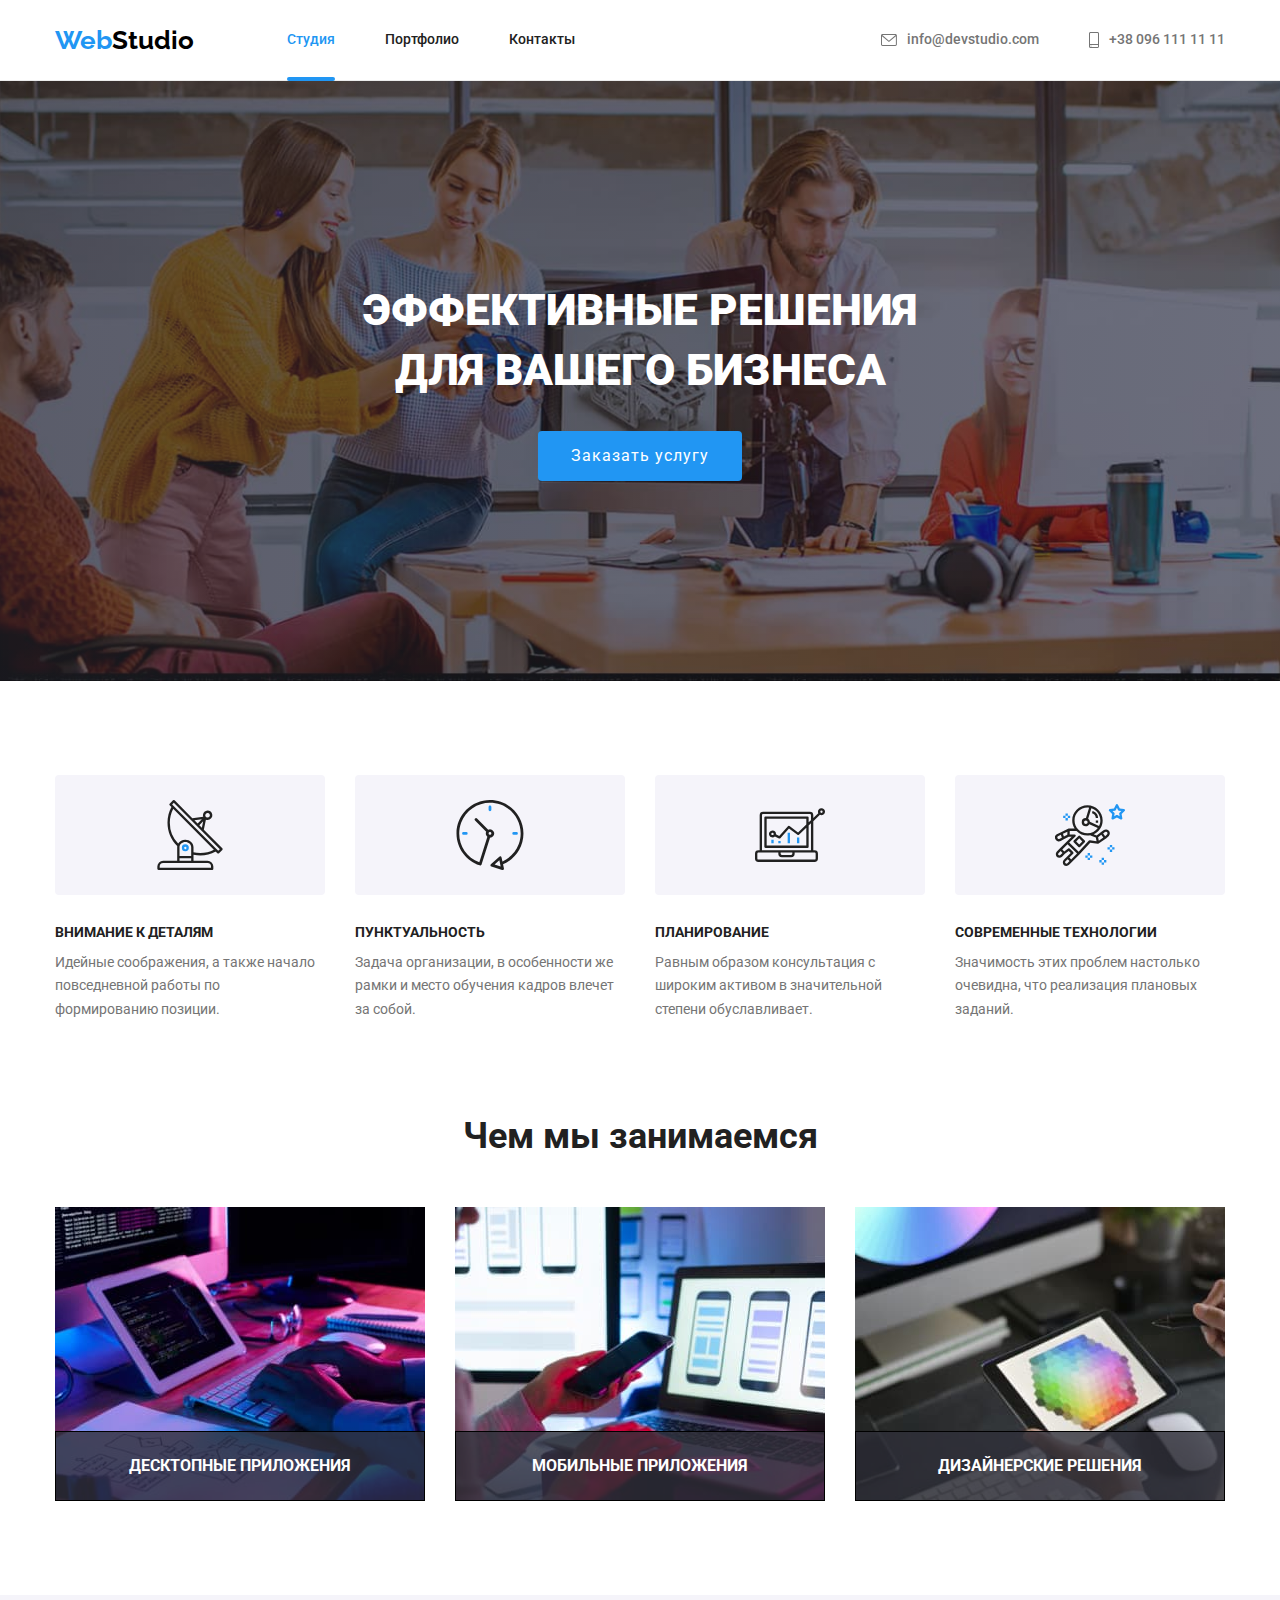
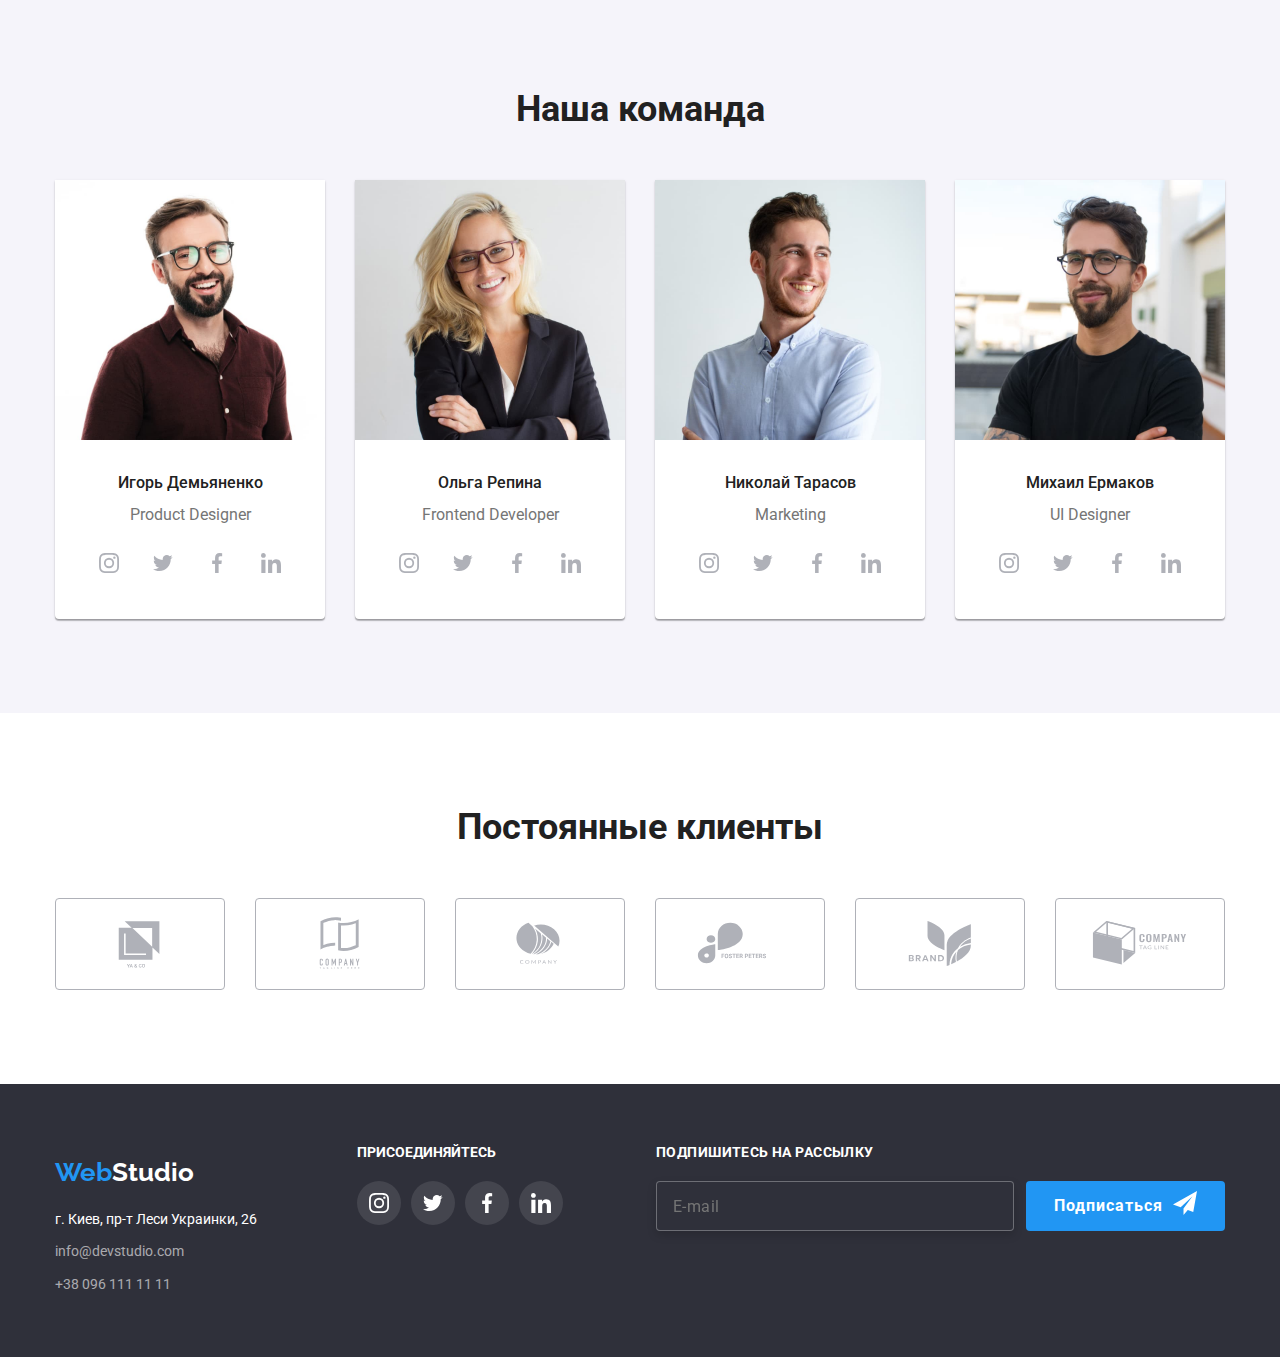
<file: index.html>
<!DOCTYPE html>
<html lang="ru">

<head>
    <meta charset="UTF-8">
    <meta http-equiv="X-UA-Compatible" content="IE=edge">
    <meta name="viewport" content="width=device-width, initial-scale=1.0">
    <title>Studio</title>
    <link
        href="https://fonts.googleapis.com/css2?family=Raleway:wght@700&family=Roboto:wght@400;500;700;900&display=swap"
        rel="stylesheet">
    <link rel="stylesheet"
        href="https://cdnjs.cloudflare.com/ajax/libs/modern-normalize/1.1.0/modern-normalize.min.css">

    <link rel="stylesheet" href="./css/styles.css">
    <!-- for error favicon.ico-->
    <link rel="icon" href="your_address_icon" type="image/x-icon">
</head>

<body>

    <!-- Шапка -->

    <header class="features">
        <div class="container main-nav">
            <nav class="nav">
                <a class="logo" href="./index.html" target="_blank">Web<span class="logoaccent">Studio</span></a>
                <ul class="active">
                    <li class="list item"><a class="nav-list btn current" href="./index.html">Студия</a></li>
                    <li class="list item"><a class="nav-list btn" href="./portfolio.html">Портфолио</a></li>
                    <li class="list item"><a class="nav-list btn" href="">Контакты</a></li>
                </ul>
            </nav>

            <ul class="nav-contact">
                <li class="list item"><a class="nav-list contact" href="mailto:info@devstudio.com">
                        <svg class="contact-email">
                            <use href="./images/sprite.svg#icon-envelope"></use>
                        </svg>info@devstudio.com</a>
                </li>
                <li class="list item">
                    <a class="nav-list contact" href="tel:+380961111111">
                        <svg class="contact-tel">
                            <use href="./images/sprite.svg#icon-smartphone"></use>
                        </svg>
                        +38 096 111 11
                        11</a>
                </li>
            </ul>
        </div>
    </header>
    <main>
        <!-- Герой -->
        <section class="section hero">
            <div class="container ">
                <h1 class="title">Эффективные решения для вашего бизнеса</h1>
                <button type="button" class="offer" data-modal-open>Заказать услугу</button>
            </div>
        </section>
        <!-- Принципы работы -->
        <section class="section">
            <div class="container">
                <h2 class="hidden">Принципы работы</h2>
                <ul class="benefits-list">
                    <li class="list">
                        <div class="benefits-list-icon">
                            <svg class="icon-list">
                                <use href="./images/sprite.svg#icon-antenna"></use>
                            </svg>
                        </div>
                        <h3 class="heading">Внимание к деталям</h3>
                        <p class="text">Идейные соображения, а также начало повседневной работы по формированию позиции.
                        </p>
                    </li>
                    <li class="list">
                        <div class="benefits-list-icon">
                            <svg class="icon-list">
                                <use href="./images/sprite.svg#icon-clock"></use>
                            </svg>
                        </div>
                        <h3 class="heading">Пунктуальность</h3>
                        <p class="text">Задача организации, в особенности же рамки и место обучения кадров
                            влечет за
                            собой.
                        </p>

                    </li>
                    <li class="list">
                        <div class="benefits-list-icon">
                            <svg class="icon-list">
                                <use href="./images/sprite.svg#icon-diagram"></use>
                            </svg>
                        </div>
                        <h3 class="heading">Планирование</h3>
                        <p class="text">Равным образом консультация с широким активом в значительной степени
                            обуславливает.
                        </p>
                    </li>
                    <li class="list">
                        <div class="benefits-list-icon">
                            <svg class="icon-list">
                                <use href="./images/sprite.svg#icon-astronaut"></use>
                            </svg>
                        </div>
                        <h3 class="heading">Современные технологии</h3>
                        <p class="text">Значимость этих проблем настолько очевидна, что реализация плановых заданий.
                        </p>
                    </li>
                </ul>
            </div>
        </section>

        <!-- Чем мы занимаемся -->
        <section class="section contain">
            <div class="container">
                <h2 class="caption">Чем мы занимаемся</h2>
                <ul class="work-list">
                    <li class="list">
                        <div class="work-list-thumb">
                            <img src="./images/img1.jpg" alt="working on tablet" width="370">
                            <div class="work-list-wrap">
                                <p class="work-list-text">Десктопные приложения</p>
                            </div>
                        </div>
                    </li>
                    <li class="list">
                        <div class="work-list-thumb">
                            <img src="./images/img2.jpg" alt="laptop and phone" width="370">
                            <div class="work-list-wrap">
                                <p class="work-list-text">Мобильные приложения</p>
                            </div>
                        </div>
                    </li>
                    <li class="list">
                        <div class="work-list-thumb">
                            <img src="./images/img3.jpg" alt="color palette" width="370">
                            <div class="work-list-wrap">
                                <p class="work-list-text">Дизайнерские решения</p>
                            </div>
                        </div>
                    </li>
                </ul>
            </div>
        </section>

        <!-- Наша команда -->
        <section class="team section">
            <div class="container">
                <h2 class="caption">Наша команда</h2>
                <ul class="team-card">
                    <li class="list card">
                        <img src="images/img4.jpg" alt="photo1" width="270">
                        <div class="card-content">
                            <h3 class="subtitle">Игорь Демьяненко</h3>
                            <p class="subtitle desc">Product Designer</p>
                            <ul class="team-list">
                                <li class="team-item-list">
                                    <a href="" class="team-social">
                                        <svg class="social-links">
                                            <use href="./images/sprite.svg#icon-instagram"></use>
                                        </svg>

                                    </a>
                                </li>
                                <li class="team-item-list">
                                    <a href="" class="team-social">

                                        <svg class="social-links">
                                            <use href="./images/sprite.svg#icon-twitter"></use>
                                        </svg>

                                    </a>
                                </li>
                                <li class="team-item-list">
                                    <a href="" class="team-social">

                                        <svg class="social-links">
                                            <use href="./images/sprite.svg#icon-facebook"></use>
                                        </svg>

                                    </a>
                                </li>
                                <li class="team-item-list">
                                    <a href="" class="team-social">

                                        <svg class="social-links">
                                            <use href="./images/sprite.svg#icon-linkedin"></use>
                                        </svg>

                                    </a>
                                </li>
                            </ul>
                        </div>
                    </li>
                    <li class="list card">
                        <img src="images/img5.jpg" alt="photo2" width="270">
                        <div class="card-content">
                            <h3 class="subtitle">Ольга Репина</h3>
                            <p class="subtitle desc">Frontend Developer</p>
                            <ul class="team-list">
                                <li class="team-item-list">
                                    <a href="" class="team-social">

                                        <svg class="social-links">
                                            <use href="./images/sprite.svg#icon-instagram"></use>
                                        </svg>

                                    </a>
                                </li>
                                <li class="team-item-list">
                                    <a href="" class="team-social">

                                        <svg class="social-links">
                                            <use href="./images/sprite.svg#icon-twitter"></use>
                                        </svg>

                                    </a>
                                </li>
                                <li class="team-item-list">
                                    <a href="" class="team-social">
                                        <svg class="social-links">
                                            <use href="./images/sprite.svg#icon-facebook"></use>
                                        </svg>
                                    </a>
                                </li>
                                <li class="team-item-list">
                                    <a href="" class="team-social">

                                        <svg class="social-links">
                                            <use href="./images/sprite.svg#icon-linkedin"></use>
                                        </svg>

                                    </a>
                                </li>
                            </ul>
                        </div>
                    </li>
                    <li class="list card">
                        <img src="images/img6.jpg" alt="photo3" width="270">
                        <div class="card-content">
                            <h3 class="subtitle">Николай Тарасов</h3>
                            <p class="subtitle desc">Marketing</p>
                            <ul class="team-list">
                                <li class="team-item-list">
                                    <a href="" class="team-social">

                                        <svg class="social-links">
                                            <use href="./images/sprite.svg#icon-instagram"></use>
                                        </svg>

                                    </a>
                                </li>
                                <li class="team-item-list">
                                    <a href="" class="team-social">

                                        <svg class="social-links">
                                            <use href="./images/sprite.svg#icon-twitter"></use>
                                        </svg>

                                    </a>
                                </li>
                                <li class="team-item-list">
                                    <a href="" class="team-social">

                                        <svg class="social-links">
                                            <use href="./images/sprite.svg#icon-facebook"></use>
                                        </svg>

                                    </a>
                                </li>
                                <li class="team-item-list">
                                    <a href="" class="team-social">

                                        <svg class="social-links">
                                            <use href="./images/sprite.svg#icon-linkedin"></use>
                                        </svg>

                                    </a>
                                </li>
                            </ul>
                        </div>
                    </li>
                    <li class="list card">
                        <img src="images/img7.jpg" alt="photo4" width="270">
                        <div class="card-content">
                            <h3 class="subtitle">Михаил Ермаков</h3>
                            <p class="subtitle desc">UI Designer</p>
                            <ul class="team-list">
                                <li class="team-item-list">
                                    <a href="" class="team-social">

                                        <svg class="social-links">
                                            <use href="./images/sprite.svg#icon-instagram"></use>
                                        </svg>

                                    </a>
                                </li>
                                <li class="team-item-list">
                                    <a href="" class="team-social">

                                        <svg class="social-links">
                                            <use href="./images/sprite.svg#icon-twitter"></use>
                                        </svg>

                                    </a>
                                </li>
                                <li class="team-item-list">
                                    <a href="" class="team-social">
                                        <svg class="social-links">
                                            <use href="./images/sprite.svg#icon-facebook"></use>
                                        </svg>
                                    </a>
                                </li>
                                <li class="team-item-list">
                                    <a href="" class="team-social">

                                        <svg class="social-links">
                                            <use href="./images/sprite.svg#icon-linkedin"></use>
                                        </svg>
                                    </a>
                                </li>
                            </ul>
                        </div>
                    </li>
                </ul>
            </div>
        </section>
        <section class="section">
            <div class="container">
                <h2 class="client-title">Постоянные клиенты</h2>
                <ul class="client-items">
                    <li class="client-list">
                        <a href="" class="client-hover">
                            <svg class="client-icon">
                                <use href="./images/sprite.svg#icon-Logo"></use>
                            </svg>
                        </a>
                    </li>
                    <li class="client-list">
                        <a href="" class="client-hover">
                            <svg class="client-icon">
                                <use href="./images/sprite.svg#icon-Logo1"></use>
                            </svg>
                        </a>
                    </li>
                    <li class="client-list">
                        <a href="" class="client-hover">
                            <svg class="client-icon">
                                <use href="./images/sprite.svg#icon-Logo2"></use>
                            </svg>
                        </a>

                    </li>
                    <li class="client-list">
                        <a href="" class="client-hover">
                            <svg class="client-icon">
                                <use href="./images/sprite.svg#icon-Logo3"></use>
                            </svg>
                        </a>
                    </li>
                    <li class="client-list">
                        <a href="" class="client-hover">
                            <svg class="client-icon">
                                <use href="./images/sprite.svg#icon-Logo4"></use>
                            </svg>
                        </a>
                    </li>
                    <li class="client-list">
                        <a href="" class="client-hover">
                            <svg class="client-icon">
                                <use href="./images/sprite.svg#icon-Logo5"></use>
                            </svg>
                        </a>
                    </li>
                </ul>
            </div>
        </section>

    </main>

    <!-- Футер -->
    <footer class="wrap">
        <div class="container footer-wrap">
            <div>
                <h2 class="hidden">адрес</h2>
                <a class="logo footer-logo" href="" target="_blank">Web<span class="logoaccent">Studio</span></a>
                <address class="part">
                    г. Киев, пр-т Леси Украинки, 26
                    <ul class="footer-item">
                        <li class="list"><a class="part" href="mailto:info@devstudio.com">info@devstudio.com</a></li>
                        <li class="list footer-item"><a class="part" href="tel:+380961111111">+38 096 111 11 11</a></li>
                    </ul>
                </address>
            </div>
            <div class="invitation">
                <h2 class="invitation-title">присоединяйтесь</h2>
                <ul class="team-list icon-footer">
                    <li class="team-item-list">
                        <a href="" class="team-social link-footer">
                            <svg class="social-links">
                                <use href="./images/sprite.svg#icon-instagram"></use>
                            </svg>
                        </a>
                    </li>
                    <li class="team-item-list">
                        <a href="" class="team-social link-footer">
                            <svg class="social-links">
                                <use href="./images/sprite.svg#icon-twitter"></use>
                            </svg>
                        </a>
                    </li>
                    <li class="team-item-list">
                        <a href="" class="team-social link-footer">
                            <svg class="social-links">
                                <use href="./images/sprite.svg#icon-facebook"></use>
                            </svg>
                        </a>
                    </li>
                    <li class="team-item-list">
                        <a href="" class="team-social link-footer">
                            <svg class="social-links">
                                <use href="./images/sprite.svg#icon-linkedin"></use>
                            </svg>
                        </a>
                    </li>
                </ul>
            </div>

            <form class="footer-form" name="form">
                <div class="subscribe">
                    <label class="footer-btn" for="email">Подпишитесь на рассылку
                    </label>
                    <input class="footer-email" type="email" placeholder="E-mail" id="email" name="email"
                        autocomplete="off">
                </div>
                <button class="footer-signup" type="submit">Подписаться
                    <svg class="btn-sign-up" width='24' height='24'>
                        <use href="./images/sprite.svg#icon-icon-send"></use>
                    </svg>
                </button>
            </form>
        </div>
    </footer>
    <div class="backdrop is-hidden" data-modal>
        <div class="modal">
            <button class="modal-close" data-modal-close>
                <svg class="close-icon" width="18" height="18">
                    <use href="./images/sprite.svg#icon-close-modal"></use>
                </svg>
            </button>
            <p class="form-text">Оставьте свои данные, мы вам перезвоним</p>
            <form class="form-modal" name="modal-form">
                <div class="form-field">
                    <label class="form-label" for="name">Имя</label>
                    <input class="form-input" type="text" name="name" placeholder="" id="name" required>
                    <svg class="modal-form-icon" width="18" height="18">
                        <use href="./images/sprite.svg#icon-person"></use>
                    </svg>
                </div>
                <div class="form-field">
                    <label class="form-label" for="phone">Телефон</label>
                    <input class="form-input" type="tel" name="tel" placeholder="" id="phone" required>
                    <svg class="modal-form-icon" width="18" height="18">
                        <use href="./images/sprite.svg#icon-phone-black"></use>
                    </svg>
                </div>
                <div class="form-field">
                    <label class="form-label" for="mail">Почта</label>
                    <input class="form-input" type="email" name="email" placeholder="" id="mail" required>
                    <svg class="modal-form-icon" width="18" height="18">
                        <use href="./images/sprite.svg#icon-email-black"></use>
                    </svg>
                </div>
                <div class="form-field">
                    <label class="form-label" for="comment">Комментарий</label>
                    <textarea class="modal-textarea" name="form-textarea" id="comment"
                        placeholder="Введите текст"></textarea>
                </div>

                <div class="form-field checkbox-modal">
                    <input class="checkbox-input" type="checkbox" name="modal-checkbox" id="check">
                    <svg class="checkbox-icon" width="16" height="15">
                        <use href="./images/sprite.svg#icon-check"></use>
                    </svg>
                    <svg class="checkbox-icon-checked is-hidden-icon" width="16" height="15">
                        <use href="./images/sprite.svg#icon-checked"></use>
                    </svg>
                    <label class="checkbox-label" for="check">

                        Соглашаюсь с рассылкой и
                        принимаю
                        <a class="form-link" href="">Условия договора</a>
                    </label>
                    <button class="form-button" type="submit">Отправить</button>
                </div>
            </form>
        </div>
    </div>
    <script src="./js/modal.js"></script>
</body>


</html>
</file>
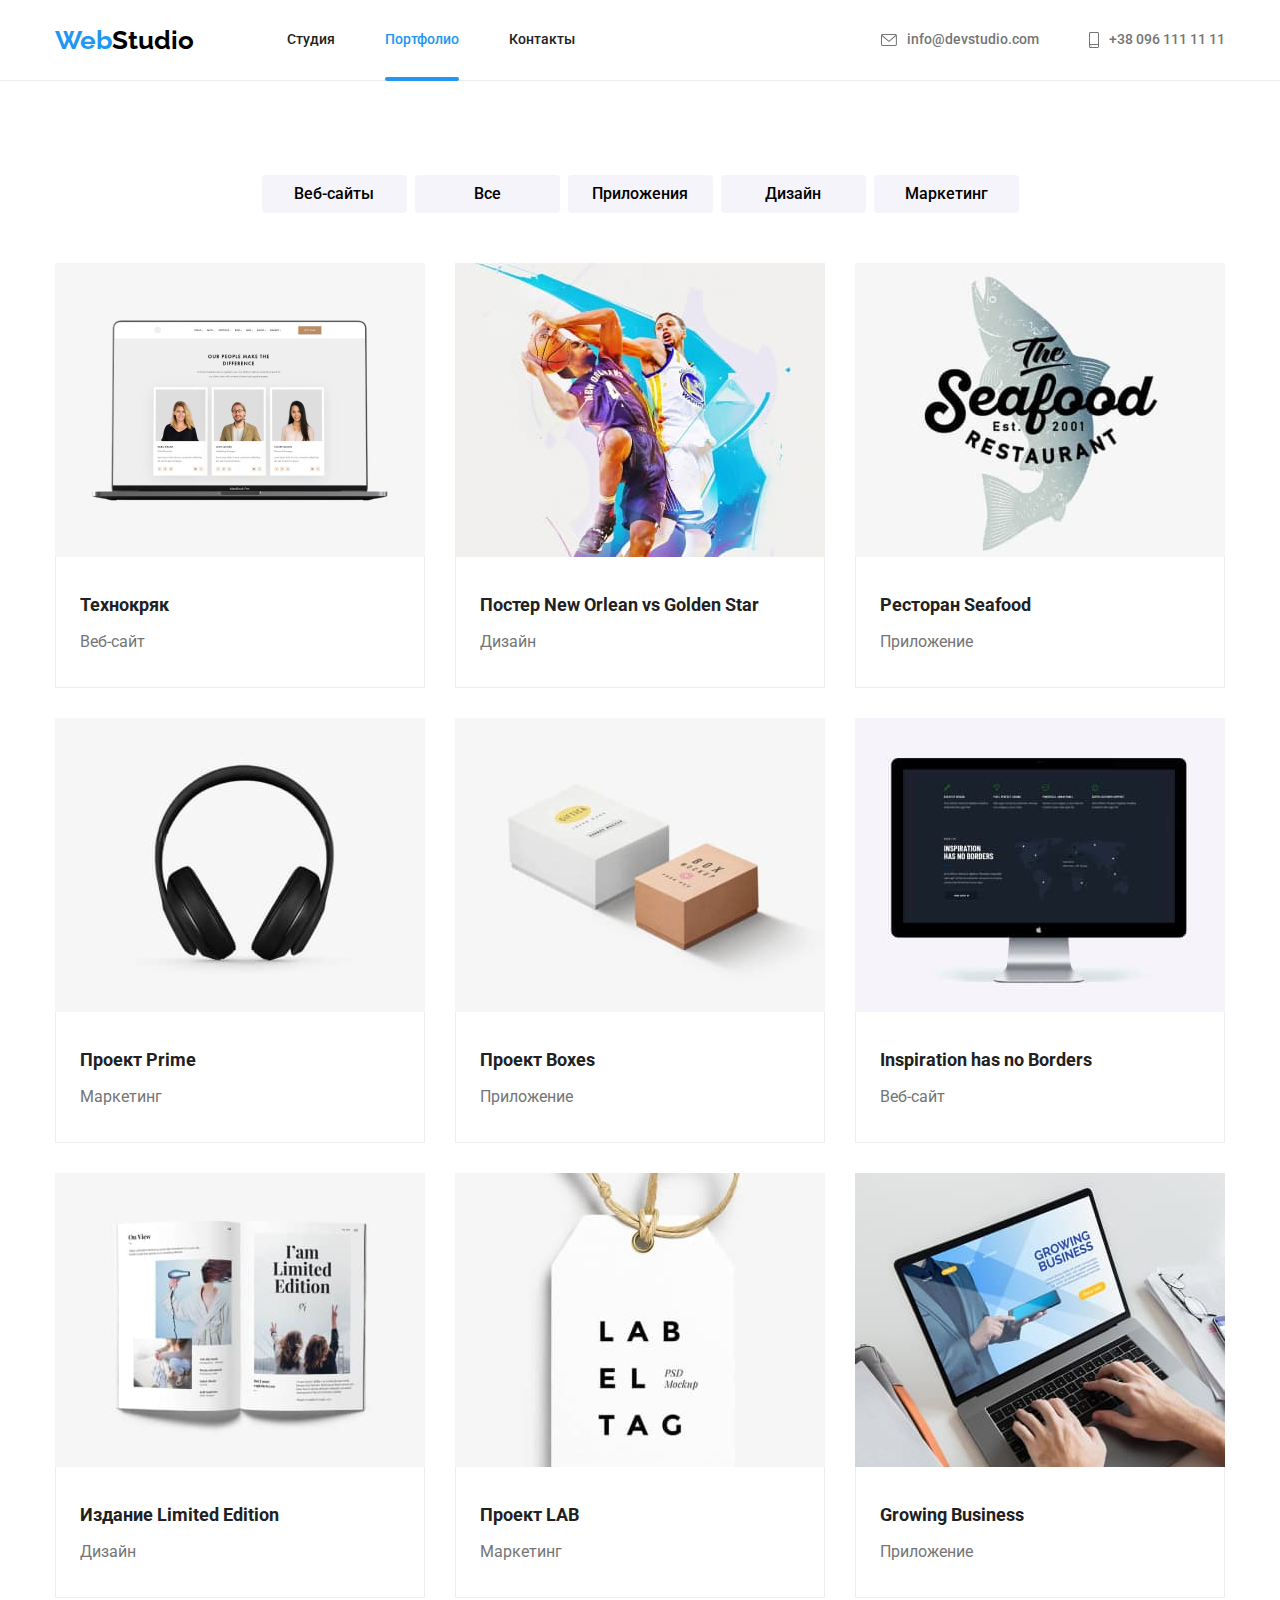
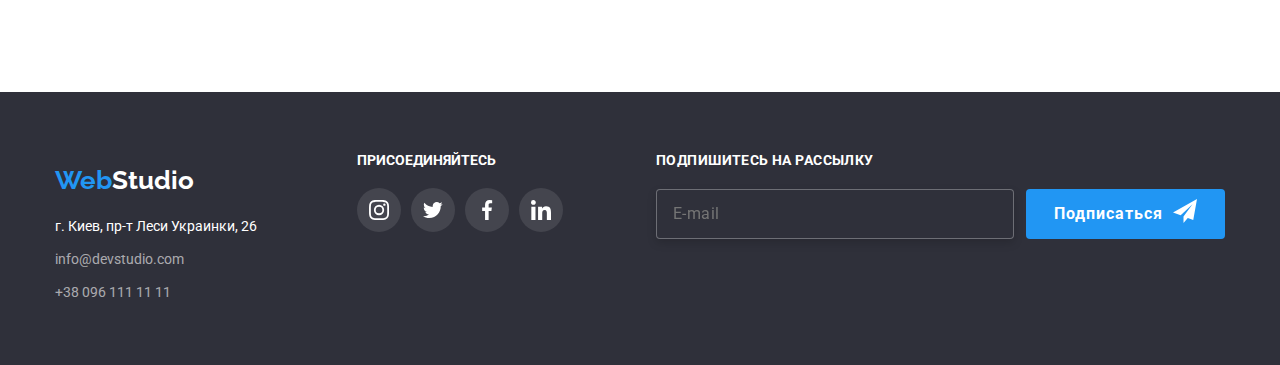
<file: portfolio.html>
<!DOCTYPE html>
<html lang="ru">


<head>
    <meta charset="UTF-8">
    <meta http-equiv="X-UA-Compatible" content="IE=edge">
    <meta name="viewport" content="width=device-width, initial-scale=1.0">
    <title>Portfolio</title>
    <link
        href="https://fonts.googleapis.com/css2?family=Raleway:wght@700&family=Roboto:wght@400;500;700;900&display=swap"
        rel="stylesheet">
    <link rel="stylesheet"
        href="https://cdnjs.cloudflare.com/ajax/libs/modern-normalize/1.1.0/modern-normalize.min.css">
    <link rel="stylesheet" href="./css/styles.css">
</head>

<!-- Шапка -->
<header class="features">
    <div class="container main-nav">
        <nav class="nav">
            <a class="logo" href="./index.html" target="_blank">Web<span class="logoaccent">Studio</span></a>
            <ul class="active">
                <li class="list item"><a class="nav-list btn" href="./index.html">Студия</a></li>
                <li class="list item"><a class="nav-list btn current" href="./portfolio.html">Портфолио</a></li>
                <li class="list item"><a class="nav-list btn" href="">Контакты</a></li>
            </ul>
        </nav>

        <ul class="nav-contact">
            <li class="list item"><a class="nav-list contact" href="mailto:info@devstudio.com">
                    <svg class="contact-email">
                        <use href="./images/sprite.svg#icon-envelope"></use>
                    </svg>info@devstudio.com</a>
            </li>
            <li class="list item">
                <a class="nav-list contact" href="tel:+380961111111">
                    <svg class="contact-tel">
                        <use href="./images/sprite.svg#icon-smartphone"></use>
                    </svg>
                    +38 096 111 11
                    11</a>
            </li>
        </ul>
    </div>
</header>

<!-- Основний контент -->
<main>

    <!-- Фильтр -->
    <section class="section">
        <div class="container">
            <h1 class="hidden">Наши работы</h1>
            <ul class="filtr">
                <li class="list filtr-items"><button type="button" class="btn list-btn">Веб-сайты</button></li>
                <li class="list filtr-items"><button type="button" class="btn list-btn">Все</button></li>
                <li class="list filtr-items"><button type="button" class="btn list-btn">Приложения</button></li>
                <li class="list filtr-items"><button type="button" class="btn list-btn">Дизайн</button></li>
                <li class="list filtr-items"><button type="button" class="btn list-btn">Маркетинг</button></li>
            </ul>

            <!-- Роботи -->
            <ul class="list-flex flex-container">
                <li class="list flex-item">
                    <a class="element" href="">
                        <div class="wrap-overlay">
                            <img src="./images/img1(1).jpg" alt="portfolio" width="370">
                            <div class="element-overlay">
                                <p class="hidden-paragraph">Технокряк это современная площадка распространения
                                    коронавируса. Компании используют эту платформу для цифрового
                                    шпионажа и атак на защищённые сервера конкурентов.</p>
                            </div>
                        </div>
                        <div class="flex-content">
                            <h2 class="headline">Технокряк</h2>
                            <p class="headline-text">Веб-сайт</p>
                        </div>
                    </a>
                </li>
                <li class="list flex-item">
                    <a class="element" href="">
                        <div class="wrap-overlay">
                            <img src="./images/img2(2).jpg" alt="boys play basketball" width="370">
                            <div class="element-overlay">
                                <p class="hidden-paragraph">Технокряк это современная площадка распространения
                                    коронавируса. Компании используют эту платформу для цифрового
                                    шпионажа и атак на защищённые сервера конкурентов.</p>
                            </div>
                        </div>
                        <div class="flex-content">
                            <h2 class="headline">Постер New Orlean vs Golden Star</h2>
                            <p class="headline-text">Дизайн</p>
                        </div>
                    </a>
                </li>
                <li class="list flex-item">
                    <a class="element" href="">
                        <div class="wrap-overlay">
                            <img src="./images/img3(3).jpg" alt="marketing of restourant" width="370">
                            <div class="element-overlay">
                                <p class="hidden-paragraph">Технокряк это современная площадка распространения
                                    коронавируса. Компании используют эту платформу для цифрового
                                    шпионажа и атак на защищённые сервера конкурентов.</p>
                            </div>
                        </div>
                        <div class="flex-content">
                            <h2 class="headline">Ресторан Seafood</h2>
                            <p class="headline-text">Приложение</p>
                        </div>
                    </a>
                </li>
                <li class="list flex-item">
                    <a class="element" href="">
                        <div class="wrap-overlay">
                            <img src="./images/img4(4).jpg" alt="earphones" width="370">
                            <div class="element-overlay">
                                <p class="hidden-paragraph">Технокряк это современная площадка распространения
                                    коронавируса. Компании используют эту платформу для цифрового
                                    шпионажа и атак на защищённые сервера конкурентов.</p>
                            </div>
                        </div>
                        <div class="flex-content">
                            <h2 class="headline">Проект Prime</h2>
                            <p class="headline-text">Маркетинг</p>
                        </div>
                    </a>
                </li>
                <li class="list flex-item">
                    <a class="element" href="">
                        <div class="wrap-overlay">
                            <img src="./images/img5(5).jpg" alt="boxes" width="370">
                            <div class="element-overlay">
                                <p class="hidden-paragraph">Технокряк это современная площадка распространения
                                    коронавируса. Компании используют эту платформу для цифрового
                                    шпионажа и атак на защищённые сервера конкурентов.</p>
                            </div>
                        </div>
                        <div class="flex-content">
                            <h2 class="headline">Проект Boxes</h2>
                            <p class="headline-text">Приложение</p>
                        </div>
                    </a>
                </li>
                <li class="list flex-item">
                    <a class="element" href="">
                        <div class="wrap-overlay">
                            <img src="./images/img6(6).jpg" alt="screen" width="370">
                            <div class="element-overlay">
                                <p class="hidden-paragraph">Технокряк это современная площадка распространения
                                    коронавируса. Компании используют эту платформу для цифрового
                                    шпионажа и атак на защищённые сервера конкурентов.</p>
                            </div>
                        </div>
                        <div class="flex-content">
                            <h2 class="headline">Inspiration has no Borders</h2>
                            <p class="headline-text">Веб-сайт</p>
                        </div>
                    </a>
                </li>
                <li class="list flex-item">
                    <a class="element" href="">
                        <div class="wrap-overlay">
                            <img src="./images/img7(7).jpg" alt="magazine" width="370">
                            <div class="element-overlay">
                                <p class="hidden-paragraph">Технокряк это современная площадка распространения
                                    коронавируса. Компании используют эту платформу для цифрового
                                    шпионажа и атак на защищённые сервера конкурентов.</p>
                            </div>
                        </div>
                        <div class="flex-content">
                            <h2 class="headline">Издание Limited Edition</h2>
                            <p class="headline-text">Дизайн</p>
                        </div>
                    </a>
                </li>
                <li class="list flex-item">
                    <a class="element" href="">
                        <div class="wrap-overlay">
                            <img src="./images/img8(8).jpg" alt="label" width="370">
                            <div class="element-overlay">
                                <p class="hidden-paragraph">Технокряк это современная площадка распространения
                                    коронавируса. Компании используют эту платформу для цифрового
                                    шпионажа и атак на защищённые сервера конкурентов.</p>
                            </div>
                        </div>
                        <div class="flex-content">
                            <h2 class="headline">Проект LAB</h2>
                            <p class="headline-text">Маркетинг</p>
                        </div>
                    </a>
                </li>
                <li class="list flex-item">
                    <a class="element" href="">
                        <div class="wrap-overlay">
                            <img src="./images/img9(9).jpg" alt="laptop" width="370">
                            <div class="element-overlay">
                                <p class="hidden-paragraph">Технокряк это современная площадка распространения
                                    коронавируса. Компании используют эту платформу для цифрового
                                    шпионажа и атак на защищённые сервера конкурентов.</p>
                            </div>
                        </div>
                        <div class="flex-content">
                            <h2 class="headline">Growing Business</h2>
                            <p class="headline-text">Приложение</p>
                        </div>
                    </a>
                </li>
            </ul>
        </div>
    </section>
</main>

<!-- Футер -->
<footer class="wrap">
    <div class="container footer-wrap">
        <div>
            <h2 class="hidden">адрес</h2>
            <a class="logo footer-logo" href="" target="_blank">Web<span class="logoaccent">Studio</span></a>
            <address class="part">
                г. Киев, пр-т Леси Украинки, 26
                <ul class="footer-item">
                    <li class="list"><a class="part" href="mailto:info@devstudio.com">info@devstudio.com</a></li>
                    <li class="list footer-item"><a class="part" href="tel:+380961111111">+38 096 111 11 11</a></li>
                </ul>
            </address>
        </div>
        <div class="invitation">
            <h2 class="invitation-title">присоединяйтесь</h2>
            <ul class="team-list icon-footer">
                <li class="team-item-list">
                    <a href="" class="team-social link-footer">
                        <svg class="social-links">
                            <use href="./images/sprite.svg#icon-instagram"></use>
                        </svg>
                    </a>
                </li>
                <li class="team-item-list">
                    <a href="" class="team-social link-footer">
                        <svg class="social-links">
                            <use href="./images/sprite.svg#icon-twitter"></use>
                        </svg>
                    </a>
                </li>
                <li class="team-item-list">
                    <a href="" class="team-social link-footer">
                        <svg class="social-links">
                            <use href="./images/sprite.svg#icon-facebook"></use>
                        </svg>
                    </a>
                </li>
                <li class="team-item-list">
                    <a href="" class="team-social link-footer">
                        <svg class="social-links">
                            <use href="./images/sprite.svg#icon-linkedin"></use>
                        </svg>
                    </a>
                </li>
            </ul>
        </div>
        <form class="footer-form" name="form">
            <div class="subscribe">
                <label class="footer-btn" for="email">Подпишитесь на рассылку
                </label>
                <input class="footer-email" type="email" placeholder="E-mail" id="email" name="email"
                    autocomplete="off">
            </div>
            <button class="footer-signup" type="submit">Подписаться
                <svg class="btn-sign-up" width='24' height='24'>
                    <use href="./images/sprite.svg#icon-icon-send"></use>
                </svg>
            </button>
        </form>
    </div>
</footer>
</body>

</html>
</file>
<file: css/styles.css>
:root {
  --primary-color: #2f303a;
  --bg-main-color: #e5e5e5;
  --bg-second-color: #f5f4fa;
  --accent-color: #2196f3;
  --primary-text-color: #212121;
  --transition: 250ms cubic-bezier(0.4, 0, 0.2, 1);
}
body {
  color: var(--primary-text-color);
  font-family: 'Roboto', sans-serif;
}
ul,
li,
h1,
h2,
h3,
p {
  list-style: none;
  margin: 0;
  padding: 0;
}
img {
  display: block;
  max-width: 100%;
}
.section {
  padding-top: 94px;
  padding-bottom: 94px;
}

/* общие стили для контейнеров */

.container {
  width: 1200px;
  padding-left: 15px;
  padding-right: 15px;
  margin-left: auto;
  margin-right: auto;
}

/* Logo styles */

.logo {
  display: block;
  font-family: 'Raleway';
  margin-right: 93px;
  font-weight: 700;
  font-size: 26px;
  line-height: 1.17;
  color: var(--accent-color);
  text-decoration: none;
}
.logoaccent {
  color: #000000;
}

/* контейнер в header */

.container.main-nav {
  display: flex;
  align-items: center;
  justify-content: space-between;
  margin-left: auto;
  margin-right: auto;
}

/* общей клас для logo и силок */

.nav {
  display: flex;
  align-items: center;
}

.list.item + .item {
  margin-left: 50px;
}

/* силки в header */

.active {
  display: flex;
}
/* контактна инф */
.nav-list.btn {
  color: var(--primary-text-color);
}

.nav-list {
  display: block;
  padding-top: 32px;
  padding-bottom: 32px;
  transition: color var(--transition);
}

/* общей клас с контактами в header  */
.nav-contact {
  display: flex;
}
.nav-list:hover,
.nav-list:focus {
  color: var(--accent-color);
}
.active .btn.current {
  color: var(--accent-color);
}
.btn.current {
  position: relative;
}
.btn.current::after,
.btn.current::after {
  position: absolute;
  content: '';
  display: inline-block;
  width: 100%;
  height: 4px;
  background-color: var(--accent-color);
  border-radius: 2px;
  bottom: -1px;
}

.nav-list,
.contact {
  display: inline-flex;
  font-size: 14px;
  font-weight: 500;
  line-height: 1.14;
  text-decoration: none;
  color: #757575;
}

.contact-email {
  display: inline-flex;
  width: 16px;
  height: 12px;
  margin: auto;

  fill: currentColor;

  margin-right: 10px;
}
.contact-tel {
  display: inline-flex;
  margin: auto;
  width: 10px;
  height: 16px;
  margin-right: 10px;
  fill: currentColor;
}

/* Section hero */

.section.hero {
  margin: 0 auto;
  background-color: #c4c4c4;
  padding-top: 200px;
  padding-bottom: 200px;
  max-width: 1600px;
  background-image: linear-gradient(to right, rgba(47, 48, 58, 0.5), rgba(47, 48, 58, 0.3)),
    url(../images/heroimg.jpg);
  background-position: center;
  background-size: cover;
}

.title {
  max-width: 650px;
  text-align: center;
  margin: auto;
  font-size: 44px;
  font-weight: 900;
  line-height: 1.36;
  color: #ffffff;
  text-transform: uppercase;
}

/* кнопка в hero */

.offer {
  display: block;
  margin: auto;
  margin-top: 30px;
  padding: 10px 33px;

  color: #ffffff;
  background-color: var(--accent-color);
  font-style: 700;
  font-size: 16px;
  line-height: 1.87;
  letter-spacing: 0.06em;
  border: 0;
  border-radius: 4px;
  transition: background-color var(--transition), box-shadow var(--transition);
}

.offer:hover,
.offer:focus {
  background-color: #188ce8;
  box-shadow: inset 0px 4px 4px rgba(0, 0, 0, 0.15);
}

/* section princeples of work*/

.heading {
  font-size: 14px;
  font-weight: 700;
  line-height: 1.14;
  text-transform: uppercase;
  padding-top: 30px;
}
.text {
  margin-top: 10px;
  color: #757575;
  font-size: 14px;
  font-weight: 400;
  line-height: 1.71;
}
.caption {
  text-align: center;
  font-size: 36px;
  font-weight: 700;
  line-height: 1.13;
}
.section.contain {
  padding-top: 0;
}
.hidden {
  width: 1px;
  height: 1px;
  overflow: hidden;
  opacity: 0;
  margin-top: -1px;
}
.benefits-list {
  display: flex;
  flex-wrap: wrap;
}
.benefits-list .list {
  width: 270px;
}
.benefits-list .list + .list {
  margin-left: 30px;
}
.work-list {
  display: flex;
  margin-top: 50px;
}
.work-list-thumb {
  position: relative;
}
.work-list .list:not(:first-child) {
  margin-left: 30px;
}
.work-list-wrap {
  position: absolute;
  bottom: 0;
  display: flex;
  justify-content: center;
  align-items: center;
  width: 100%;
  height: 70px;
  background: rgba(47, 48, 58, 0.8);
  border: 1px solid #000000;
}
.work-list-text {
  font-size: 16px;
  font-weight: 700;
  line-height: 1.17;
  color: #ffffff;
  text-transform: uppercase;
}
/* Icon */
.benefits-list-icon {
  display: flex;
  justify-content: center;
  align-items: center;
  background-color: #f5f4fa;
  border-radius: 4px;
  height: 120px;
}
.icon-list {
  width: 70px;
  height: 70px;
}

/* Our team */

.team.section {
  padding-top: 94px;
  background-color: #f5f4fa;
}

.subtitle,
.subtitle.desc {
  text-align: center;
  font-size: 16px;
  line-height: 1.17;
}
.subtitle {
  font-weight: 500;
}
.subtitle.desc {
  margin-top: 14px;
  margin-bottom: 0;
}
.card-content {
  padding: 34px 32px;
}
.desc {
  color: #757575;
  font-weight: 400;
}
.team-card {
  display: flex;
  margin-top: 50px;
}
.list.card {
  background: #ffffff;
  box-shadow: 0px 1px 3px rgba(0, 0, 0, 0.12), 0px 1px 1px rgba(0, 0, 0, 0.14),
    0px 2px 1px rgba(0, 0, 0, 0.2);
  border-radius: 0px 0px 4px 4px;
}
.list.card + .list {
  margin-left: 30px;
}
.team-list {
  display: flex;
  margin-top: 16px;
}
.team-item-list + .team-item-list {
  margin-left: 10px;
}
.team-social {
  display: inline-flex;
  align-items: center;
  justify-content: center;
  width: 44px;
  height: 44px;
  border-radius: 50%;
  transition: background-color var(--transition);
}
.social-links {
  width: 20px;
  height: 20px;
  fill: #afb1b8;
  transition: fill var(--transition);
}
.team-social:hover,
.team-social:focus {
  background-color: var(--accent-color);
}
.team-social:hover .social-links,
.team-social:focus .social-links {
  fill: #ffffff;
}

/* Постоянные клиенты */

.client-title {
  font-size: 36px;
  width: 700;
  line-height: 1.14;
  text-align: center;
  margin-bottom: 50px;
}
.client-items {
  display: flex;
}

.client-items .client-list + .client-list {
  margin-left: 30px;
}

.client-hover {
  display: flex;
  justify-content: center;
  align-items: center;
  width: 170px;
  height: 92px;
  border: 1px solid #afb1b8;
  border-radius: 4px;
  transition: border-color var(--transition);
}
/* client logo-icon */
.client-icon {
  width: 106px;
  height: 60px;
  fill: #afb1b8;
  transition: fill var(--transition);
}
.client-hover:hover,
.client-hover:focus {
  border-color: var(--accent-color);
}

.client-hover:hover .client-icon,
.client-hover:focus .client-icon {
  fill: var(--accent-color);
}

/* Footer */

.wrap {
  background-color: var(--primary-color);
  padding-top: 60px;
  padding-bottom: 60px;
}

.footer-logo {
  margin-bottom: 20px;
  /* width: 145px; */
}

.part {
  color: #ffffff;
  font-size: 14px;
  font-weight: 400;
  line-height: 1.71;
  text-decoration: none;
  font-style: normal;
}
.footer-item {
  margin-top: 9px;
}
.list > .part {
  color: rgba(255, 255, 255, 0.6);
}
.wrap .logoaccent {
  color: #ffffff;
}
.footer-wrap {
  display: flex;
  align-items: baseline;
}
.invitation {
  margin-left: 70px;
}
.invitation-title {
  font-size: 14px;
  font-weight: 700;
  line-height: 1.17;
  color: #ffffff;
  text-transform: uppercase;
  margin-bottom: 20px;
}

.link-footer {
  background: rgba(255, 255, 255, 0.1);
  border-radius: 50%;
}
.icon-footer {
  margin: 0;
}
.link-footer .social-links {
  fill: #ffffff;
}
/* form */
.footer-form {
  display: flex;
  align-items: flex-end;
  margin-left: 93px;
}

.footer-btn {
  display: block;
  padding-bottom: 20px;
  font-size: 14px;
  font-weight: 700;
  line-height: 1.14;
  color: #ffffff;
  letter-spacing: 0.03em;
  text-transform: uppercase;
}
.footer-email {
  width: 358px;
  height: 50px;
  border: 1px solid rgba(255, 255, 255, 0.3);
  filter: drop-shadow(0px 4px 4px rgba(0, 0, 0, 0.15));
  border-radius: 4px;
  background-color: var(--primary-color);
  background-origin: border-box;
  padding-left: 16px;
  caret-color: #ffffff;
  color: #ffffff;
}
.footer-email:focus {
  outline: none;
  border: 1px solid var(--accent-color);
}
.footer-email::placeholder {
  font-size: 16px;
  font-weight: 400;
  line-height: 1.25;
  letter-spacing: 0.03em;
}

.footer-signup {
  display: inline-flex;
  margin-left: 12px;
  height: 50px;
  padding: 10px 28px;
  font-size: 16px;
  font-weight: 700;
  line-height: 1.87;
  letter-spacing: 0.06em;
  color: #ffffff;
  background: var(--accent-color);
  border-radius: 4px;
  border: 0;
  cursor: pointer;
  transition: background-color var(--transition), box-shadow var(--transition);
}
.footer-signup:hover,
.footer-signup:focus {
  background-color: #188ce8;
  box-shadow: inset 0px 4px 4px rgba(0, 0, 0, 0.15);
}
.btn-sign-up {
  margin-left: 10px;
}

/* Portfolio */

/* Button portfolio */

.btn {
  cursor: pointer;
}
.btn.list-btn {
  background-color: var(--bg-second-color);
  font-weight: 500;
  font-size: 16px;
  line-height: 1.62;
  transition: background-color var(--transition), color var(--transition),
    box-shadow var(--transition);
}
.list-btn:hover,
.list-btn:focus {
  background-color: var(--accent-color);
  color: #ffffff;
  box-shadow: 0px 1px 1px rgba(0, 0, 0, 0.12), 0px 4px 4px rgba(0, 0, 0, 0.06),
    1px 4px 6px rgba(0, 0, 0, 0.16);
}
.filtr {
  display: flex;
  justify-content: center;
  margin-bottom: 50px;
}
.list.filtr-items + .filtr-items {
  margin-left: 8px;
}
.filtr-items .btn {
  display: block;
  width: 145px;
  padding: 5.99px 22px;
  border: transparent;
  border-radius: 4px;
}
/* блок работы */
.headline {
  margin-bottom: 4px;
  color: var(--primary-text-color);
  font-size: 18px;
  font-weight: 700;
  line-height: 2;
}
.headline-text {
  color: #757575;
  font-size: 16px;
  font-weight: 400;
  line-height: 1.87;
}
.element {
  display: block;
  text-decoration: none;
}
.element:hover,
.element:focus {
  box-shadow: 0px 1px 1px rgba(0, 0, 0, 0.12), 0px 4px 4px rgba(0, 0, 0, 0.06),
    1px 4px 6px rgba(0, 0, 0, 0.16);
  transition: box-shadow var(--transition);
}
.features {
  border-bottom: 1px solid #ececec;
}
.list-flex {
  display: flex;
  flex-wrap: wrap;
}
.list.flex-item:nth-child(3n + 2) {
  margin-right: 30px;
  margin-left: 30px;
}
.list.flex-item:nth-last-child(-n + 6) {
  margin-top: 30px;
}
.flex-content {
  padding: 30px 24px;
  border: 1px solid #eeeeee;
  border-top: 0px;
}

.wrap-overlay {
  position: relative;
  overflow: hidden;
}
.element-overlay {
  position: absolute;
  padding: 63px 24px;
  width: 100%;
  height: 294px;
  background: rgba(33, 150, 243, 0.9);
  transform: translateY(0);
  transition: transform var(--transition);
}
.element:hover .element-overlay {
  transform: translateY(-100%);
}

.hidden-paragraph {
  font-size: 18px;
  font-weight: 400;
  line-height: 1.55;
  letter-spacing: 0.03em;
  color: #ffffff;
}

/* модальне вікно  */
.backdrop {
  position: fixed;
  top: 0;
  left: 0;
  width: 100%;
  height: 100%;
  background: rgba(0, 0, 0, 0.2);
  visibility: visible;
  opacity: 1;
  transition: opacity var(--transition), visibility var(--transition);
}

.is-hidden {
  opacity: 0;
  visibility: hidden;
  pointer-events: none;
}
.modal {
  position: absolute;
  top: 50%;
  left: 50%;
  transform: translate(-50%, -50%) scale(1);
  width: 528px;
  min-height: 581px;
  background-color: #ffffff;
  box-shadow: 0px 1px 3px rgba(0, 0, 0, 0.12), 0px 1px 1px rgba(0, 0, 0, 0.14),
    0px 2px 1px rgba(0, 0, 0, 0.2);
  border-radius: 4px;
  padding: 40px;
}

.modal-close {
  position: absolute;
  top: 8px;
  right: 8px;
  display: flex;
  justify-content: center;
  align-items: center;
  width: 30px;
  height: 30px;
  border: 1px solid rgba(0, 0, 0, 0.1);
  border-radius: 50%;
  background-color: #ffffff;
  cursor: pointer;
  transition: fill var(--transition);
}

.close-icon {
  display: inline-flex;
}
.modal-close:hover .close-icon,
.modal-close:focus .close-icon {
  fill: var(--accent-color);
}

/* форма модального вікна */
.form-text {
  font-size: 20px;
  font-weight: 700;
  line-height: 1.13;
  letter-spacing: 0.03em;
  text-align: center;
  padding-bottom: 2px;
}
.form-label {
  display: block;
  font-size: 12px;
  font-weight: 400;
  line-height: 1.16;
  letter-spacing: 0.01em;
  color: #757575;
  margin-bottom: 4px;
  margin-top: 10px;
}

.form-input {
  width: 100%;
  padding: 10px;
  padding-left: 42px;
  border: 1px solid rgba(33, 33, 33, 0.2);
  border-radius: 4px;
  transition: border-color var(--transition);
}
.form-field {
  position: relative;
}
.modal-form-icon {
  position: absolute;
  top: 50%;
  left: 12px;
  fill: currentColor;
  transition: fill var(--transition);
}
.form-input:focus,
.form-input:hover,
.modal-textarea:hover,
.modal-textarea:focus {
  outline: none;
  border-color: var(--accent-color);
}
.form-input:focus + .modal-form-icon,
.form-input:hover + .modal-form-icon {
  fill: var(--accent-color);
}
.modal-textarea {
  width: 100%;
  height: 138px;
  resize: none;
  border: 1px solid rgba(33, 33, 33, 0.2);
  border-radius: 4px;
  padding: 12px 16px;
  transition: border-color var(--transition);
}
.modal-textarea::placeholder {
  font-size: 14px;
  font-weight: 400;
  line-height: 1.14;
  letter-spacing: 0.01em;
  color: rgba(117, 117, 117, 0.5);
}
.checkbox-modal {
  margin-top: 20px;
  padding-left: 12px;
}
.checkbox-input {
  /* appearance: none; */
  position: absolute;
  width: 1px;
  height: 1px;
  margin: -1px;
  border: 0;
  padding: 0;
  clip: rect(0 0 0 0);
  overflow: hidden;
}
.checkbox-label {
  position: relative;
  display: inline-block;
  font-size: 14px;
  font-weight: 400;
  line-height: 1.71;
  letter-spacing: 0.03em;
  color: #757575;
  padding-left: 20px;
}
.checkbox-icon {
  position: absolute;
  top: 2px;
}
.is-hidden-icon {
  opacity: 0;
  visibility: hidden;
}

.checkbox-icon-checked {
  position: absolute;
  top: 2px;
  fill: #ffffff;
  background-color: var(--accent-color);
  border-radius: 2px;
}
.checkbox-input:checked ~ .is-hidden-icon {
  visibility: visible;
  opacity: 1;
}
.form-link {
  color: var(--accent-color);
}
.form-button {
  display: block;
  padding: 10px 55px;
  font-size: 16px;
  font-weight: 700;
  line-height: 1.87;
  letter-spacing: 0.06em;
  color: #ffffff;

  border-radius: 4px;
  background-color: var(--accent-color);

  transition: background-color var(--transition), box-shadow var(--transition);
  border: none;
  margin: auto;
  margin-top: 30px;
}
.form-button:hover,
.form-button:focus {
  background-color: #188ce8;
  box-shadow: 0px 4px 4px rgba(0, 0, 0, 0.15);
}
</file>
